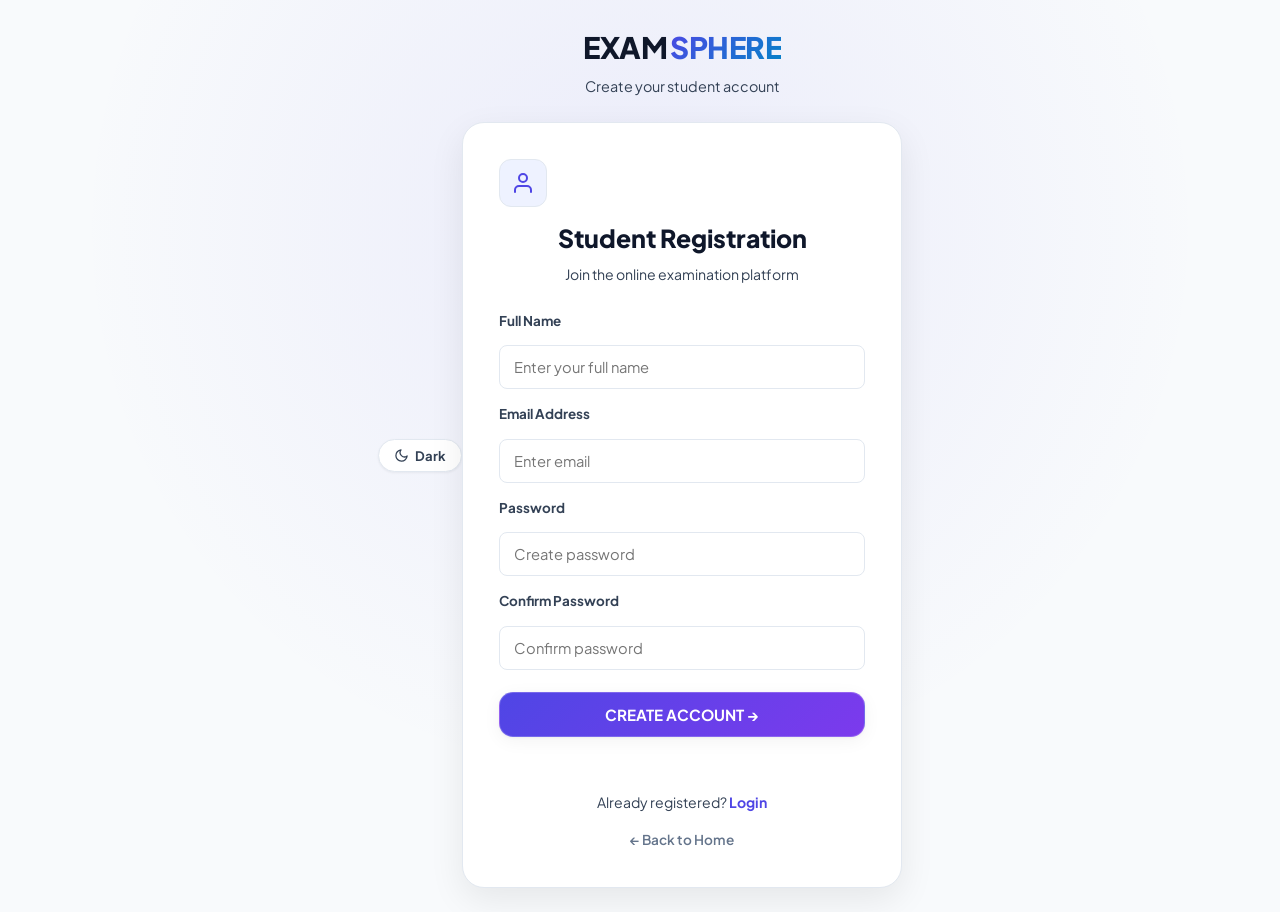
<file: register.html>
<!DOCTYPE html>
<html lang="en">
<head>
<meta charset="UTF-8">
<meta name="viewport" content="width=device-width,initial-scale=1.0">
<title>Register | ExamSphere</title>
<link rel="stylesheet" href="css/style.css">
</head>

<body class="auth-body">

<div class="auth-top-bar">
    <button class="theme-toggle-btn" onclick="toggleTheme()" id="themeToggleBtn">
        <svg width="15" height="15" viewBox="0 0 24 24" fill="none" stroke="currentColor" stroke-width="2" stroke-linecap="round" stroke-linejoin="round">
            <path d="M21 12.79A9 9 0 1 1 11.21 3 7 7 0 0 0 21 12.79z"></path>
        </svg>
        <span>Theme</span>
    </button>
</div>

<div class="auth-container">

    <div class="auth-brand">
        <div class="logo">EXAM<span>SPHERE</span></div>
        <p>Create your student account</p>
    </div>

    <div class="auth-box">

        <div class="auth-icon-badge">
            <svg width="24" height="24" viewBox="0 0 24 24" fill="none" stroke="currentColor" stroke-width="2" stroke-linecap="round" stroke-linejoin="round">
                <path d="M20 21v-2a4 4 0 0 0-4-4H8a4 4 0 0 0-4 4v2"></path>
                <circle cx="12" cy="7" r="4"></circle>
            </svg>
        </div>

        <h1>Student Registration</h1>
        <p class="auth-sub">Join the online examination platform</p>

        <form onsubmit="registerUser(event)">

            <label>Full Name</label>
            <input id="regName" placeholder="Enter your full name" required>

            <label>Email Address</label>
            <input id="regEmail" type="email" placeholder="Enter email" required>

            <label>Password</label>
            <input id="regPassword" type="password" placeholder="Create password" required>

            <label>Confirm Password</label>
            <input id="regConfirm" type="password" placeholder="Confirm password" required>

            <button class="auth-btn">
                CREATE ACCOUNT →
            </button>

        </form>

        <p id="registerMsg" class="login-msg"></p>

        <p class="register-text">
            Already registered?
            <a href="login.html?role=student">Login</a>
        </p>

        <a href="index.html" class="back-home">← Back to Home</a>

    </div>

</div>

<script src="js/api.js"></script>
<script src="js/app.js"></script>

</body>
</html>
</file>
<file: css/style.css>
/* ==========================================================================
   ExamSphere Pro — Modern Clean White/Light Theme & Theme Switcher
   ========================================================================== */

@import url('https://fonts.googleapis.com/css2?family=Plus+Jakarta+Sans:wght@300;400;500;600;700;800;900&display=swap');

/* --- DEFAULT THEME: WHITE / LIGHT THEME --- */
:root {
    --bg-page: #f8fafc;
    --bg-card: #ffffff;
    --bg-card-hover: #f1f5f9;
    --bg-surface: #f1f5f9;
    --bg-input: #ffffff;
    --border-color: #e2e8f0;
    --border-hover: #cbd5e1;
    --border-focus: #4f46e5;

    --primary: #4f46e5;
    --primary-hover: #4338ca;
    --primary-light: #6366f1;
    --primary-bg: #eef2ff;
    --primary-glow: rgba(79, 70, 229, 0.22);

    --purple: #7c3aed;
    --purple-bg: #f5f3ff;
    --cyan: #0284c7;
    --cyan-bg: #f0f9ff;
    --green: #059669;
    --green-bg: #ecfdf5;
    --amber: #d97706;
    --amber-bg: #fffbeb;
    --red: #dc2626;
    --red-bg: #fef2f2;

    --text-main: #0f172a;
    --text-muted: #334155;
    --text-dim: #64748b;

    --radius-sm: 8px;
    --radius-md: 14px;
    --radius-lg: 22px;
    --radius-full: 9999px;

    --shadow-sm: 0 1px 3px rgba(0, 0, 0, 0.04), 0 1px 2px rgba(0, 0, 0, 0.02);
    --shadow-md: 0 4px 18px rgba(0, 0, 0, 0.05), 0 1px 3px rgba(0, 0, 0, 0.04);
    --shadow-lg: 0 12px 35px rgba(0, 0, 0, 0.08);

    --transition: all 0.22s cubic-bezier(0.16, 1, 0.3, 1);
}

/* --- OPTIONAL DARK THEME (Activated via .dark-theme) --- */
body.dark-theme {
    --bg-page: #080c14;
    --bg-card: #0f172a;
    --bg-card-hover: #162035;
    --bg-surface: #1e293b;
    --bg-input: #162035;
    --border-color: rgba(255, 255, 255, 0.08);
    --border-hover: rgba(255, 255, 255, 0.16);
    --border-focus: #6366f1;

    --primary: #6366f1;
    --primary-hover: #4f46e5;
    --primary-light: #818cf8;
    --primary-bg: rgba(99, 102, 241, 0.15);
    --primary-glow: rgba(99, 102, 241, 0.35);

    --purple: #8b5cf6;
    --purple-bg: rgba(139, 92, 246, 0.15);
    --cyan: #06b6d4;
    --cyan-bg: rgba(6, 182, 212, 0.15);
    --green: #10b981;
    --green-bg: rgba(16, 185, 129, 0.15);
    --amber: #f59e0b;
    --amber-bg: rgba(245, 158, 11, 0.15);
    --red: #ef4444;
    --red-bg: rgba(239, 68, 68, 0.15);

    --text-main: #f8fafc;
    --text-muted: #94a3b8;
    --text-dim: #64748b;

    --shadow-sm: 0 1px 3px rgba(0, 0, 0, 0.3);
    --shadow-md: 0 4px 20px rgba(0, 0, 0, 0.4);
    --shadow-lg: 0 15px 40px rgba(0, 0, 0, 0.6);
}

/* ==========================================================================
   Reset & Core
   ========================================================================== */

* {
    margin: 0;
    padding: 0;
    box-sizing: border-box;
    font-family: 'Plus Jakarta Sans', -apple-system, BlinkMacSystemFont, 'Segoe UI', Roboto, sans-serif;
}

body {
    background-color: var(--bg-page);
    color: var(--text-main);
    line-height: 1.6;
    min-height: 100vh;
    overflow-x: hidden;
    transition: background-color 0.25s ease, color 0.25s ease;
}

a {
    color: inherit;
    text-decoration: none;
    transition: var(--transition);
}

button, input, select {
    font-family: inherit;
    outline: none;
    border: none;
}

/* ==========================================================================
   Brand & Shared Elements
   ========================================================================== */

.logo {
    font-size: 1.55rem;
    font-weight: 900;
    letter-spacing: -0.5px;
    color: var(--text-main);
    display: flex;
    align-items: center;
    gap: 3px;
}

.logo span {
    background: linear-gradient(135deg, #4f46e5, #0284c7);
    -webkit-background-clip: text;
    -webkit-text-fill-color: transparent;
}

/* Theme Switcher Button */
.theme-toggle-btn {
    display: inline-flex;
    align-items: center;
    gap: 6px;
    padding: 7px 15px;
    background: var(--bg-card);
    border: 1px solid var(--border-color);
    border-radius: var(--radius-full);
    color: var(--text-muted);
    font-size: 0.82rem;
    font-weight: 700;
    cursor: pointer;
    box-shadow: var(--shadow-sm);
    transition: var(--transition);
}

.theme-toggle-btn:hover {
    background: var(--bg-surface);
    color: var(--text-main);
    border-color: var(--border-hover);
    transform: translateY(-1px);
}

.gradient-btn, .btn.primary, .auth-btn {
    display: inline-flex;
    align-items: center;
    justify-content: center;
    gap: 8px;
    padding: 12px 26px;
    background: linear-gradient(135deg, #4f46e5 0%, #7c3aed 100%);
    color: #ffffff;
    font-weight: 700;
    font-size: 0.95rem;
    border-radius: var(--radius-md);
    cursor: pointer;
    box-shadow: var(--shadow-md);
    transition: var(--transition);
    border: 1px solid rgba(255, 255, 255, 0.2);
}

.gradient-btn:hover, .btn.primary:hover, .auth-btn:hover {
    transform: translateY(-2px);
    box-shadow: 0 8px 25px var(--primary-glow);
    filter: brightness(1.06);
}

.btn.secondary {
    display: inline-flex;
    align-items: center;
    justify-content: center;
    gap: 8px;
    padding: 12px 24px;
    background: var(--bg-card);
    color: var(--text-main);
    border: 1px solid var(--border-color);
    font-weight: 700;
    font-size: 0.95rem;
    border-radius: var(--radius-md);
    cursor: pointer;
    box-shadow: var(--shadow-sm);
    transition: var(--transition);
}

.btn.secondary:hover {
    background: var(--bg-surface);
    border-color: var(--border-hover);
    transform: translateY(-2px);
}

.nav-btn {
    padding: 8px 20px;
    background: var(--primary-bg);
    color: var(--primary);
    border: 1px solid rgba(79, 70, 229, 0.25);
    border-radius: var(--radius-full);
    font-weight: 700;
    font-size: 0.9rem;
    cursor: pointer;
    transition: var(--transition);
}

.nav-btn:hover {
    background: var(--primary);
    color: #ffffff;
    box-shadow: 0 4px 15px var(--primary-glow);
}

.nav-btn.small {
    padding: 6px 14px;
    font-size: 0.8rem;
}

.btn-sm-danger {
    padding: 6px 14px;
    background: var(--red-bg);
    color: var(--red);
    border: 1px solid rgba(220, 38, 38, 0.25);
    border-radius: var(--radius-full);
    font-size: 0.8rem;
    font-weight: 700;
    cursor: pointer;
    transition: var(--transition);
}

.btn-sm-danger:hover {
    background: var(--red);
    color: #ffffff;
}

.full-width { width: 100%; }
.text-center { text-align: center; }
.text-muted { color: var(--text-muted); }
.text-green { color: var(--green) !important; }
.text-red { color: var(--red) !important; }
.text-purple { color: var(--purple) !important; }

/* ==========================================================================
   Landing Page (index.html)
   ========================================================================== */

.navbar {
    display: flex;
    align-items: center;
    justify-content: space-between;
    padding: 18px 8%;
    background: var(--bg-card);
    backdrop-filter: blur(14px);
    position: sticky;
    top: 0;
    z-index: 100;
    border-bottom: 1px solid var(--border-color);
    box-shadow: var(--shadow-sm);
}

.nav-links {
    display: flex;
    align-items: center;
    gap: 22px;
}

.nav-links a:not(.nav-btn) {
    color: var(--text-muted);
    font-size: 0.95rem;
    font-weight: 600;
}

.nav-links a:not(.nav-btn):hover {
    color: var(--primary);
}

.hero {
    display: grid;
    grid-template-columns: 1.15fr 0.85fr;
    gap: 40px;
    padding: 80px 8% 100px;
    align-items: center;
    min-height: calc(100vh - 80px);
    background: radial-gradient(circle at 10% 20%, rgba(79, 70, 229, 0.08) 0%, transparent 50%),
                radial-gradient(circle at 90% 80%, rgba(2, 132, 199, 0.08) 0%, transparent 40%);
}

.badge {
    display: inline-flex;
    align-items: center;
    padding: 6px 14px;
    background: var(--primary-bg);
    border: 1px solid rgba(79, 70, 229, 0.2);
    color: var(--primary);
    font-size: 0.82rem;
    font-weight: 800;
    border-radius: var(--radius-full);
    margin-bottom: 20px;
}

.hero h1 {
    font-size: 3.4rem;
    line-height: 1.15;
    font-weight: 900;
    margin-bottom: 20px;
    letter-spacing: -1px;
    color: var(--text-main);
}

.hero h1 span {
    display: block;
    background: linear-gradient(135deg, #4f46e5, #0284c7);
    -webkit-background-clip: text;
    -webkit-text-fill-color: transparent;
}

.hero p {
    font-size: 1.12rem;
    color: var(--text-muted);
    margin-bottom: 34px;
    max-width: 560px;
}

.hero-buttons {
    display: flex;
    gap: 16px;
    margin-bottom: 40px;
}

.trust {
    display: flex;
    flex-wrap: wrap;
    gap: 22px;
    color: var(--text-dim);
    font-size: 0.9rem;
    font-weight: 700;
}

.hero-dashboard {
    display: flex;
    justify-content: center;
    align-items: center;
}

.exam-laptop-image {
    width: 100%;
    max-width: 580px;
    border-radius: var(--radius-lg);
    box-shadow: var(--shadow-lg);
    border: 1px solid var(--border-color);
    transition: var(--transition);
}

.exam-laptop-image:hover {
    transform: translateY(-4px);
    box-shadow: 0 20px 45px rgba(0, 0, 0, 0.12);
}

.features {
    padding: 100px 8%;
    background: var(--bg-surface);
}

.section-title {
    text-align: center;
    margin-bottom: 60px;
}

.section-title span {
    color: var(--primary);
    font-size: 0.85rem;
    font-weight: 800;
    letter-spacing: 1px;
}

.section-title h2 {
    font-size: 2.5rem;
    font-weight: 900;
    margin-top: 8px;
    letter-spacing: -0.5px;
}

.section-title h2 b {
    color: var(--primary);
}

.section-title p {
    color: var(--text-muted);
    margin-top: 8px;
}

.feature-grid {
    display: grid;
    grid-template-columns: repeat(auto-fit, minmax(280px, 1fr));
    gap: 24px;
}

.feature-card {
    background: var(--bg-card);
    border: 1px solid var(--border-color);
    padding: 32px;
    border-radius: var(--radius-md);
    box-shadow: var(--shadow-sm);
    transition: var(--transition);
}

.feature-card:hover {
    transform: translateY(-4px);
    border-color: var(--border-hover);
    box-shadow: var(--shadow-md);
}

.feature-card > div:first-child {
    font-size: 2rem;
    margin-bottom: 16px;
    width: 50px;
    height: 50px;
    display: flex;
    align-items: center;
    justify-content: center;
    border-radius: var(--radius-sm);
    background: var(--bg-surface);
}

.feature-card h3 {
    font-size: 1.25rem;
    margin-bottom: 10px;
    font-weight: 800;
}

.feature-card p {
    color: var(--text-muted);
    font-size: 0.92rem;
}

.about {
    padding: 80px 8%;
}

.about-box {
    background: var(--bg-card);
    border: 1px solid var(--border-color);
    border-radius: var(--radius-lg);
    padding: 60px;
    display: grid;
    grid-template-columns: 1.2fr 0.8fr;
    gap: 40px;
    align-items: center;
    box-shadow: var(--shadow-md);
}

.mini-title {
    color: var(--primary);
    font-size: 0.82rem;
    font-weight: 800;
    letter-spacing: 1px;
}

.about-box h2 {
    font-size: 2.2rem;
    font-weight: 900;
    margin: 10px 0 20px;
}

.about-box h2 span {
    color: var(--cyan);
}

.about-box p {
    color: var(--text-muted);
    margin-bottom: 14px;
}

.about-stats {
    display: grid;
    grid-template-columns: repeat(2, 1fr);
    gap: 20px;
}

.about-stats div {
    background: var(--bg-surface);
    border: 1px solid var(--border-color);
    border-radius: var(--radius-md);
    padding: 24px;
    text-align: center;
}

.about-stats b {
    display: block;
    font-size: 2.3rem;
    font-weight: 900;
    color: var(--primary);
    margin-bottom: 6px;
}

.about-stats span {
    color: var(--text-dim);
    font-size: 0.85rem;
    font-weight: 700;
}

footer {
    padding: 36px 8%;
    border-top: 1px solid var(--border-color);
    display: flex;
    justify-content: space-between;
    align-items: center;
    background: var(--bg-card);
}

footer p {
    color: var(--text-dim);
    font-size: 0.85rem;
}

/* ==========================================================================
   Auth Views (login.html, register.html)
   ========================================================================== */

.auth-body {
    display: flex;
    align-items: center;
    justify-content: center;
    min-height: 100vh;
    padding: 24px;
    background: radial-gradient(circle at 50% 25%, rgba(79, 70, 229, 0.08) 0%, transparent 60%),
                var(--bg-page);
    position: relative;
}

.auth-top-controls {
    position: absolute;
    top: 24px;
    right: 24px;
}

.auth-container {
    width: 100%;
    max-width: 440px;
}

.auth-brand {
    text-align: center;
    margin-bottom: 24px;
}

.auth-brand .logo {
    justify-content: center;
    font-size: 1.85rem;
}

.auth-brand p {
    color: var(--text-muted);
    font-size: 0.9rem;
    margin-top: 4px;
}

.auth-box {
    background: var(--bg-card);
    border: 1px solid var(--border-color);
    border-radius: var(--radius-lg);
    padding: 36px;
    box-shadow: var(--shadow-lg);
}

.role-tabs {
    display: grid;
    grid-template-columns: 1fr 1fr;
    background: var(--bg-surface);
    border-radius: var(--radius-sm);
    padding: 4px;
    margin-bottom: 24px;
    border: 1px solid var(--border-color);
}

.role-tabs button {
    background: transparent;
    color: var(--text-muted);
    padding: 10px;
    font-size: 0.9rem;
    font-weight: 700;
    border-radius: 6px;
    cursor: pointer;
    transition: var(--transition);
}

.role-tabs button.active {
    background: var(--bg-card);
    color: var(--primary);
    box-shadow: var(--shadow-sm);
}

.login-icon {
    font-size: 2.2rem;
    text-align: center;
    margin-bottom: 12px;
}

.auth-box h1 {
    font-size: 1.55rem;
    font-weight: 900;
    text-align: center;
    margin-bottom: 4px;
}

.auth-sub {
    text-align: center;
    color: var(--text-muted);
    font-size: 0.88rem;
    margin-bottom: 24px;
}

form {
    display: flex;
    flex-direction: column;
    gap: 14px;
}

form label {
    font-size: 0.84rem;
    font-weight: 700;
    color: var(--text-muted);
}

form input, form select {
    width: 100%;
    padding: 12px 14px;
    background: var(--bg-input);
    border: 1px solid var(--border-color);
    border-radius: var(--radius-sm);
    color: var(--text-main);
    font-size: 0.92rem;
    transition: var(--transition);
}

form input:focus, form select:focus {
    border-color: var(--border-focus);
    box-shadow: 0 0 0 3px rgba(79, 70, 229, 0.15);
}

.password-box {
    position: relative;
    display: flex;
    align-items: center;
}

.password-box input {
    padding-right: 42px;
}

.password-box button {
    position: absolute;
    right: 12px;
    background: transparent;
    cursor: pointer;
    font-size: 1.1rem;
    color: var(--text-dim);
    transition: var(--transition);
}

.password-box button:hover {
    color: var(--text-main);
}

.auth-btn {
    margin-top: 8px;
    width: 100%;
}

.login-msg {
    text-align: center;
    font-size: 0.88rem;
    font-weight: 700;
    margin-top: 14px;
    min-height: 20px;
}

.register-text {
    text-align: center;
    font-size: 0.88rem;
    color: var(--text-muted);
    margin-top: 20px;
}

.register-text a {
    color: var(--primary);
    font-weight: 700;
}

.register-text a:hover {
    text-decoration: underline;
}

.back-home {
    display: block;
    text-align: center;
    font-size: 0.85rem;
    color: var(--text-dim);
    margin-top: 16px;
    font-weight: 600;
}

.back-home:hover {
    color: var(--text-main);
}

/* ==========================================================================
   Dashboard Shell (admin.html, student.html)
   ========================================================================== */

.dashboard-body {
    background: var(--bg-page);
}

.dashboard-wrapper {
    display: grid;
    grid-template-columns: 260px 1fr;
    min-height: 100vh;
}

.sidebar {
    background: var(--bg-card);
    border-right: 1px solid var(--border-color);
    display: flex;
    flex-direction: column;
    padding: 24px 18px;
    position: sticky;
    top: 0;
    height: 100vh;
    box-shadow: var(--shadow-sm);
}

.sidebar-brand {
    margin-bottom: 28px;
}

.role-badge {
    display: inline-block;
    padding: 3px 8px;
    background: var(--primary-bg);
    color: var(--primary);
    font-size: 0.72rem;
    font-weight: 800;
    letter-spacing: 0.5px;
    border-radius: 4px;
    margin-top: 6px;
}

.role-badge.student-badge {
    background: var(--cyan-bg);
    color: var(--cyan);
}

.sidebar nav {
    display: flex;
    flex-direction: column;
    gap: 6px;
    flex: 1;
}

.sidebar nav button {
    display: flex;
    align-items: center;
    gap: 12px;
    padding: 12px 14px;
    background: transparent;
    color: var(--text-muted);
    font-size: 0.92rem;
    font-weight: 700;
    border-radius: var(--radius-sm);
    cursor: pointer;
    text-align: left;
    transition: var(--transition);
}

.sidebar nav button:hover {
    background: var(--bg-surface);
    color: var(--text-main);
}

.sidebar nav button.active {
    background: var(--primary-bg);
    color: var(--primary);
    border-left: 3px solid var(--primary);
}

.sidebar-footer {
    padding-top: 16px;
    border-top: 1px solid var(--border-color);
}

.logout-btn {
    width: 100%;
    padding: 10px 14px;
    background: var(--red-bg);
    color: var(--red);
    border: 1px solid rgba(220, 38, 38, 0.2);
    border-radius: var(--radius-sm);
    font-size: 0.88rem;
    font-weight: 700;
    cursor: pointer;
    text-align: left;
    transition: var(--transition);
}

.logout-btn:hover {
    background: var(--red);
    color: #ffffff;
}

.dashboard-content {
    display: flex;
    flex-direction: column;
    min-width: 0;
}

.topbar {
    display: flex;
    justify-content: space-between;
    align-items: center;
    padding: 18px 36px;
    background: var(--bg-card);
    backdrop-filter: blur(14px);
    border-bottom: 1px solid var(--border-color);
    position: sticky;
    top: 0;
    z-index: 50;
    box-shadow: var(--shadow-sm);
}

.topbar h2 {
    font-size: 1.45rem;
    font-weight: 900;
}

.topbar-right {
    display: flex;
    align-items: center;
    gap: 14px;
}

.user-greeting {
    font-size: 0.88rem;
    color: var(--text-muted);
    font-weight: 600;
}

.dashboard-main {
    padding: 36px;
    flex: 1;
}

.dashboard-section {
    display: none;
}

.dashboard-section.active {
    display: block;
    animation: fadeIn 0.25s ease;
}

@keyframes fadeIn {
    from { opacity: 0; transform: translateY(6px); }
    to { opacity: 1; transform: translateY(0); }
}

.section-heading {
    display: flex;
    justify-content: space-between;
    align-items: flex-end;
    margin-bottom: 28px;
    gap: 16px;
}

.section-heading span {
    font-size: 0.75rem;
    font-weight: 800;
    color: var(--primary);
    letter-spacing: 0.5px;
}

.section-heading h1 {
    font-size: 1.85rem;
    font-weight: 900;
    margin-top: 2px;
}

.dashboard-cards {
    display: grid;
    grid-template-columns: repeat(auto-fit, minmax(220px, 1fr));
    gap: 20px;
    margin-bottom: 32px;
}

.dash-card {
    background: var(--bg-card);
    border: 1px solid var(--border-color);
    border-radius: var(--radius-md);
    padding: 24px;
    display: flex;
    flex-direction: column;
    gap: 6px;
    position: relative;
    box-shadow: var(--shadow-sm);
}

.dash-card span {
    font-size: 1.8rem;
}

.dash-card small {
    color: var(--text-muted);
    font-size: 0.8rem;
    font-weight: 700;
    text-transform: uppercase;
}

.dash-card b {
    font-size: 2.1rem;
    font-weight: 900;
    color: var(--text-main);
}

.dash-card.blue { border-bottom: 3px solid #2563eb; }
.dash-card.purple { border-bottom: 3px solid #7c3aed; }
.dash-card.cyan { border-bottom: 3px solid #0284c7; }
.dash-card.green { border-bottom: 3px solid #059669; }
.dash-card.pink { border-bottom: 3px solid #db2777; }

.dashboard-grid {
    display: grid;
    grid-template-columns: 2fr 1fr;
    gap: 24px;
}

.panel {
    background: var(--bg-card);
    border: 1px solid var(--border-color);
    border-radius: var(--radius-md);
    padding: 24px;
    box-shadow: var(--shadow-sm);
}

.panel-head {
    display: flex;
    justify-content: space-between;
    align-items: center;
    margin-bottom: 20px;
}

.panel-head span {
    font-size: 0.75rem;
    font-weight: 800;
    color: var(--primary);
}

.panel-head h3 {
    font-size: 1.15rem;
    font-weight: 800;
}

.panel-head button {
    background: transparent;
    color: var(--primary);
    font-weight: 700;
    font-size: 0.85rem;
    cursor: pointer;
}

.table-wrap {
    overflow-x: auto;
}

table {
    width: 100%;
    border-collapse: collapse;
    font-size: 0.9rem;
}

th {
    text-align: left;
    padding: 12px 16px;
    color: var(--text-dim);
    font-size: 0.78rem;
    font-weight: 800;
    text-transform: uppercase;
    border-bottom: 1px solid var(--border-color);
    background: var(--bg-surface);
}

td {
    padding: 14px 16px;
    border-bottom: 1px solid var(--border-color);
    color: var(--text-muted);
}

tr:hover td {
    background: var(--bg-surface);
    color: var(--text-main);
}

.status {
    display: inline-block;
    padding: 4px 10px;
    border-radius: var(--radius-full);
    font-size: 0.75rem;
    font-weight: 800;
}

.status.completed {
    background: var(--green-bg);
    color: var(--green);
}

.status.upcoming {
    background: var(--primary-bg);
    color: var(--primary);
}

.status.failed {
    background: var(--red-bg);
    color: var(--red);
}

.circle-chart {
    height: 180px;
    display: flex;
    align-items: center;
    justify-content: center;
    background: radial-gradient(circle, var(--primary-bg) 0%, transparent 70%);
}

.circle-chart > div {
    text-align: center;
}

.circle-chart b {
    display: block;
    font-size: 2.8rem;
    font-weight: 900;
    color: var(--primary);
}

.circle-chart small {
    color: var(--text-muted);
    font-size: 0.85rem;
    font-weight: 700;
}

/* Toolbars & Search */
.exam-filter-toolbar {
    display: flex;
    flex-wrap: wrap;
    gap: 16px;
    align-items: center;
    justify-content: space-between;
    margin-bottom: 24px;
}

.qms-action-buttons {
    display: flex;
    gap: 10px;
}

.search-input-box {
    display: flex;
    align-items: center;
    background: var(--bg-card);
    border: 1px solid var(--border-color);
    border-radius: var(--radius-sm);
    padding: 8px 14px;
    gap: 10px;
    min-width: 300px;
    box-shadow: var(--shadow-sm);
}

.search-input-box input {
    background: transparent;
    color: var(--text-main);
    font-size: 0.9rem;
    width: 100%;
}

.category-pills {
    display: flex;
    flex-wrap: wrap;
    gap: 8px;
}

.cat-pill {
    padding: 8px 16px;
    background: var(--bg-card);
    border: 1px solid var(--border-color);
    border-radius: var(--radius-full);
    color: var(--text-muted);
    font-size: 0.82rem;
    font-weight: 700;
    cursor: pointer;
    box-shadow: var(--shadow-sm);
    transition: var(--transition);
}

.cat-pill:hover {
    color: var(--text-main);
    border-color: var(--border-hover);
}

.cat-pill.active {
    background: var(--primary);
    color: #ffffff;
    border-color: var(--primary);
    box-shadow: 0 2px 10px var(--primary-glow);
}

.select-filter {
    padding: 10px 14px;
    background: var(--bg-card);
    border: 1px solid var(--border-color);
    border-radius: var(--radius-sm);
    color: var(--text-main);
    font-size: 0.9rem;
    font-weight: 600;
}

/* Grids & Cards */
.question-grid, .subject-grid, .exam-admin-grid, .exam-grid {
    display: grid;
    grid-template-columns: repeat(auto-fill, minmax(320px, 1fr));
    gap: 22px;
}

.subject-card {
    background: var(--bg-card);
    border: 1px solid var(--border-color);
    padding: 24px;
    border-radius: var(--radius-md);
    display: flex;
    flex-direction: column;
    gap: 6px;
    box-shadow: var(--shadow-sm);
}

.subject-card .sub-icon {
    font-size: 1.8rem;
    margin-bottom: 4px;
}

.subject-card b {
    font-size: 1.2rem;
    color: var(--text-main);
}

.subject-card small {
    color: var(--text-dim);
    font-size: 0.8rem;
    font-weight: 600;
}

.question-card {
    background: var(--bg-card);
    border: 1px solid var(--border-color);
    border-radius: var(--radius-md);
    padding: 24px;
    display: flex;
    flex-direction: column;
    gap: 12px;
    box-shadow: var(--shadow-sm);
}

.q-card-top {
    display: flex;
    justify-content: space-between;
    align-items: center;
    gap: 8px;
}

.subject-badge {
    padding: 4px 10px;
    background: var(--primary-bg);
    color: var(--primary);
    border-radius: var(--radius-full);
    font-size: 0.75rem;
    font-weight: 800;
}

.marks-badge {
    color: var(--text-dim);
    font-size: 0.8rem;
    font-weight: 700;
}

.diff-badge {
    padding: 3px 9px;
    border-radius: var(--radius-full);
    font-size: 0.72rem;
    font-weight: 800;
    text-transform: uppercase;
}

.diff-badge.easy, .diff-badge.beginner {
    background: var(--green-bg);
    color: var(--green);
}

.diff-badge.medium, .diff-badge.intermediate {
    background: var(--cyan-bg);
    color: var(--cyan);
}

.diff-badge.hard, .diff-badge.advanced {
    background: var(--amber-bg);
    color: var(--amber);
}

.options-preview {
    display: grid;
    grid-template-columns: 1fr 1fr;
    gap: 6px;
    font-size: 0.85rem;
    color: var(--text-muted);
}

.correct-answer-banner {
    padding: 6px 12px;
    background: var(--green-bg);
    border-left: 3px solid var(--green);
    color: var(--green);
    font-size: 0.85rem;
    font-weight: 700;
}

.q-expl-preview {
    font-size: 0.82rem;
    color: var(--text-dim);
}

.q-actions {
    display: flex;
    gap: 8px;
    margin-top: 6px;
}

.btn-sm-edit {
    padding: 6px 14px;
    background: var(--primary-bg);
    color: var(--primary);
    border: 1px solid rgba(79, 70, 229, 0.25);
    border-radius: var(--radius-full);
    font-size: 0.8rem;
    font-weight: 700;
    cursor: pointer;
    transition: var(--transition);
}

.btn-sm-edit:hover {
    background: var(--primary);
    color: #ffffff;
}

.admin-exam-card, .student-exam-card {
    background: var(--bg-card);
    border: 1px solid var(--border-color);
    border-radius: var(--radius-md);
    padding: 24px;
    display: flex;
    flex-direction: column;
    gap: 14px;
    box-shadow: var(--shadow-sm);
    transition: var(--transition);
}

.admin-exam-card:hover, .student-exam-card:hover {
    border-color: var(--border-focus);
    transform: translateY(-2px);
    box-shadow: var(--shadow-md);
}

.admin-exam-card h3, .student-exam-card h3 {
    font-size: 1.25rem;
    font-weight: 900;
}

.exam-card-header {
    display: flex;
    justify-content: space-between;
    align-items: center;
}

.exam-details-list {
    display: flex;
    flex-wrap: wrap;
    gap: 14px;
    font-size: 0.85rem;
    color: var(--text-muted);
}

.exam-details-list b {
    color: var(--text-main);
}

.exam-card-footer {
    display: flex;
    flex-direction: column;
    gap: 10px;
    margin-top: auto;
}

.pass-info {
    font-size: 0.78rem;
    color: var(--text-dim);
    font-weight: 700;
}

.analytics-card {
    background: var(--bg-card);
    border: 1px solid var(--border-color);
    border-radius: var(--radius-md);
    padding: 24px;
    display: flex;
    flex-direction: column;
    gap: 12px;
    box-shadow: var(--shadow-sm);
}

.analytics-card b {
    font-size: 2.6rem;
    font-weight: 900;
    color: var(--cyan);
}

.big-progress {
    height: 10px;
    background: var(--bg-surface);
    border-radius: var(--radius-full);
    overflow: hidden;
}

.big-progress i {
    display: block;
    height: 100%;
    background: linear-gradient(90deg, var(--primary), var(--cyan));
    border-radius: var(--radius-full);
    transition: width 0.8s ease;
}

/* ==========================================================================
   Modals
   ========================================================================== */

.modal {
    display: none;
    position: fixed;
    top: 0;
    left: 0;
    width: 100%;
    height: 100%;
    background: rgba(15, 23, 42, 0.6);
    backdrop-filter: blur(8px);
    z-index: 1000;
    align-items: center;
    justify-content: center;
    padding: 20px;
}

.modal.show {
    display: flex;
    animation: fadeIn 0.2s ease;
}

.modal-box {
    background: var(--bg-card);
    border: 1px solid var(--border-color);
    border-radius: var(--radius-lg);
    width: 100%;
    max-width: 520px;
    padding: 34px;
    position: relative;
    box-shadow: var(--shadow-lg);
}

.modal-box h2 {
    font-size: 1.45rem;
    font-weight: 900;
    margin-bottom: 20px;
}

.modal-box .close {
    position: absolute;
    top: 20px;
    right: 20px;
    background: transparent;
    color: var(--text-dim);
    font-size: 1.6rem;
    cursor: pointer;
    line-height: 1;
}

.modal-box .close:hover {
    color: var(--text-main);
}

.confirm-modal-box {
    max-width: 480px;
    text-align: center;
}

.modal-icon-badge {
    font-size: 2.5rem;
    margin-bottom: 10px;
}

.summary-stat-grid {
    display: grid;
    grid-template-columns: repeat(2, 1fr);
    gap: 12px;
    margin: 24px 0;
}

.summary-box {
    background: var(--bg-surface);
    border: 1px solid var(--border-color);
    border-radius: var(--radius-sm);
    padding: 16px;
}

.summary-box small {
    display: block;
    color: var(--text-dim);
    font-size: 0.78rem;
    font-weight: 700;
    margin-bottom: 4px;
}

.summary-box b {
    font-size: 1.8rem;
    font-weight: 900;
}

.summary-box.green b { color: var(--green); }
.summary-box.orange b { color: var(--amber); }
.summary-box.purple b { color: var(--purple); }

.confirm-modal-actions {
    display: flex;
    gap: 12px;
    justify-content: center;
}

/* ==========================================================================
   Exam Interface (exam.html)
   ========================================================================== */

.exam-body {
    background: var(--bg-page);
    min-height: 100vh;
    display: flex;
    flex-direction: column;
}

.exam-topbar {
    display: flex;
    justify-content: space-between;
    align-items: center;
    padding: 16px 36px;
    background: var(--bg-card);
    border-bottom: 1px solid var(--border-color);
    box-shadow: var(--shadow-sm);
}

.exam-header-center {
    display: flex;
    align-items: center;
    gap: 12px;
}

.subject-pill {
    padding: 4px 10px;
    background: var(--primary-bg);
    color: var(--primary);
    border-radius: var(--radius-full);
    font-size: 0.75rem;
    font-weight: 800;
}

.exam-header-title {
    font-size: 1.15rem;
    font-weight: 800;
}

.exam-topbar-controls {
    display: flex;
    align-items: center;
    gap: 12px;
}

.btn-fullscreen {
    padding: 6px 14px;
    background: var(--bg-surface);
    border: 1px solid var(--border-color);
    color: var(--text-muted);
    border-radius: var(--radius-full);
    font-size: 0.8rem;
    font-weight: 700;
    cursor: pointer;
    transition: var(--transition);
}

.btn-fullscreen:hover {
    color: var(--text-main);
}

.exam-timer {
    background: var(--primary-bg);
    border: 1px solid rgba(79, 70, 229, 0.25);
    padding: 8px 18px;
    border-radius: var(--radius-full);
    font-weight: 900;
    font-family: monospace;
    font-size: 1.2rem;
    color: var(--primary);
    letter-spacing: 1px;
}

.exam-timer.timer-warning {
    background: var(--amber-bg);
    border-color: var(--amber);
    color: var(--amber);
}

.exam-timer.timer-danger {
    background: var(--red-bg);
    border-color: var(--red);
    color: var(--red);
    animation: pulse 0.9s infinite;
}

@keyframes pulse {
    0%, 100% { transform: scale(1); }
    50% { transform: scale(1.05); }
}

.exam-layout {
    display: grid;
    grid-template-columns: 1fr 340px;
    flex: 1;
    min-height: calc(100vh - 72px);
}

.question-area {
    padding: 36px 40px;
    display: flex;
    flex-direction: column;
    border-right: 1px solid var(--border-color);
}

.question-header {
    display: flex;
    justify-content: space-between;
    align-items: center;
    margin-bottom: 20px;
}

.q-pos-badge {
    color: var(--primary);
    font-size: 0.82rem;
    font-weight: 800;
    letter-spacing: 0.5px;
}

.exam-title-sub {
    font-size: 1.55rem;
    font-weight: 900;
}

.badge-positive {
    padding: 4px 10px;
    background: var(--green-bg);
    color: var(--green);
    border-radius: var(--radius-full);
    font-size: 0.78rem;
    font-weight: 800;
}

.question-card {
    background: var(--bg-card);
    border: 1px solid var(--border-color);
    border-radius: var(--radius-lg);
    padding: 36px;
    flex: 1;
    display: flex;
    flex-direction: column;
    box-shadow: var(--shadow-sm);
}

.question-number {
    color: var(--primary);
    font-weight: 800;
    font-size: 0.85rem;
    margin-bottom: 12px;
}

.question-content h2 {
    font-size: 1.35rem;
    font-weight: 800;
    margin-bottom: 24px;
    line-height: 1.45;
}

.options {
    display: flex;
    flex-direction: column;
    gap: 12px;
}

.exam-option {
    display: flex;
    align-items: center;
    gap: 16px;
    padding: 14px 18px;
    background: var(--bg-surface);
    border: 1px solid var(--border-color);
    border-radius: var(--radius-md);
    cursor: pointer;
    transition: var(--transition);
}

.exam-option:hover {
    border-color: var(--border-hover);
    background: var(--bg-card-hover);
}

.exam-option input[type="radio"] {
    display: none;
}

.option-letter {
    width: 32px;
    height: 32px;
    border-radius: var(--radius-sm);
    background: var(--bg-card);
    border: 1px solid var(--border-color);
    color: var(--text-muted);
    display: flex;
    align-items: center;
    justify-content: center;
    font-weight: 800;
    font-size: 0.9rem;
    transition: var(--transition);
}

.option-text {
    font-size: 0.95rem;
    color: var(--text-main);
    flex: 1;
}

.exam-option.selected {
    background: var(--primary-bg);
    border-color: var(--primary);
}

.exam-option.selected .option-letter {
    background: var(--primary);
    color: #ffffff;
    border-color: var(--primary);
}

.question-tool-actions {
    display: flex;
    gap: 12px;
    margin-top: 16px;
}

.btn-tool {
    padding: 8px 16px;
    border-radius: var(--radius-sm);
    font-size: 0.84rem;
    font-weight: 700;
    cursor: pointer;
    background: var(--bg-card);
    border: 1px solid var(--border-color);
    color: var(--text-muted);
    box-shadow: var(--shadow-sm);
    transition: var(--transition);
}

.btn-tool:hover {
    background: var(--bg-surface);
    color: var(--text-main);
}

.btn-tool.flag-btn.active {
    background: var(--amber-bg);
    border-color: var(--amber);
    color: var(--amber);
}

.question-navigation {
    display: flex;
    justify-content: space-between;
    align-items: center;
    margin-top: 24px;
    gap: 16px;
}

.nav-question {
    padding: 10px 22px;
    background: var(--bg-card);
    border: 1px solid var(--border-color);
    color: var(--text-main);
    border-radius: var(--radius-sm);
    font-weight: 700;
    font-size: 0.9rem;
    cursor: pointer;
    box-shadow: var(--shadow-sm);
    transition: var(--transition);
}

.nav-question:hover:not(:disabled) {
    background: var(--bg-surface);
}

.nav-question:disabled {
    opacity: 0.4;
    cursor: not-allowed;
}

.nav-question.primary-nav {
    background: var(--primary);
    color: #ffffff;
    border-color: var(--primary);
}

.nav-question.primary-nav:hover {
    background: var(--primary-hover);
}

.q-numbers {
    display: flex;
    flex-wrap: wrap;
    gap: 8px;
    justify-content: center;
}

.q-number {
    width: 36px;
    height: 36px;
    border-radius: 8px;
    background: var(--bg-card);
    border: 1px solid var(--border-color);
    color: var(--text-muted);
    font-weight: 800;
    cursor: pointer;
    box-shadow: var(--shadow-sm);
    transition: var(--transition);
}

.q-number:hover {
    background: var(--primary);
    color: #ffffff;
    border-color: var(--primary);
}

.exam-sidebar {
    background: var(--bg-card);
    padding: 32px 24px;
    display: flex;
    flex-direction: column;
    gap: 24px;
    box-shadow: var(--shadow-sm);
}

.exam-summary {
    background: var(--bg-surface);
    border: 1px solid var(--border-color);
    border-radius: var(--radius-md);
    padding: 20px;
    text-align: center;
}

.exam-summary span {
    font-size: 0.75rem;
    font-weight: 800;
    color: var(--primary);
    letter-spacing: 0.5px;
}

.exam-progress-circle {
    margin: 14px auto;
    width: 80px;
    height: 80px;
    border-radius: 50%;
    border: 4px solid var(--primary);
    display: flex;
    align-items: center;
    justify-content: center;
    background: var(--bg-card);
}

.exam-progress-circle b {
    font-size: 1.3rem;
    font-weight: 900;
    color: var(--primary);
}

.palette h3 {
    font-size: 0.95rem;
    font-weight: 800;
    margin-bottom: 12px;
}

.palette-grid {
    display: grid;
    grid-template-columns: repeat(4, 1fr);
    gap: 8px;
    margin-bottom: 16px;
}

.palette-number {
    aspect-ratio: 1;
    border-radius: 8px;
    background: var(--bg-surface);
    border: 1px solid var(--border-color);
    color: var(--text-muted);
    font-weight: 800;
    cursor: pointer;
    transition: var(--transition);
}

.palette-number.answered {
    background: var(--green-bg);
    border-color: var(--green);
    color: var(--green);
}

.palette-number.current {
    border-color: var(--primary);
    box-shadow: 0 0 10px var(--primary-glow);
    background: var(--primary-bg);
    color: var(--primary);
}

.palette-number.flagged {
    background: var(--amber-bg);
    border-color: var(--amber);
    color: var(--amber);
}

.palette-number.answered-flagged {
    background: linear-gradient(135deg, var(--green-bg) 50%, var(--amber-bg) 50%);
    border-color: var(--amber);
    color: var(--text-main);
}

.legend-box {
    display: flex;
    flex-direction: column;
    gap: 6px;
    font-size: 0.8rem;
    color: var(--text-dim);
}

.legend-item {
    display: flex;
    align-items: center;
    gap: 8px;
    font-weight: 600;
}

.legend-dot {
    width: 10px;
    height: 10px;
    border-radius: 50%;
}

.legend-dot.answered { background: var(--green); }
.legend-dot.unattempted { background: #94a3b8; }
.legend-dot.current { background: var(--primary); }
.legend-dot.flagged { background: var(--amber); }
.legend-dot.answered-flagged { background: linear-gradient(135deg, var(--green), var(--amber)); }

.submit-exam {
    margin-top: auto;
    padding: 14px;
    background: linear-gradient(135deg, #059669 0%, #10b981 100%);
    color: #ffffff;
    font-weight: 800;
    font-size: 0.95rem;
    border-radius: var(--radius-md);
    cursor: pointer;
    box-shadow: 0 4px 15px rgba(16, 185, 129, 0.3);
    transition: var(--transition);
}

.submit-exam:hover {
    transform: translateY(-2px);
    box-shadow: 0 6px 20px rgba(16, 185, 129, 0.45);
}

/* ==========================================================================
   Results & Solution Review (result.html)
   ========================================================================== */

.result-page-wrapper {
    min-height: 100vh;
    display: flex;
    flex-direction: column;
    background: var(--bg-page);
}

.result-container {
    max-width: 900px;
    margin: 40px auto;
    width: 90%;
    display: flex;
    flex-direction: column;
    gap: 40px;
}

.result-hero-card {
    background: var(--bg-card);
    border: 1px solid var(--border-color);
    border-radius: var(--radius-lg);
    padding: 40px;
    text-align: center;
    box-shadow: var(--shadow-md);
}

.result-icon-circle {
    width: 72px;
    height: 72px;
    background: var(--primary-bg);
    border: 1px solid rgba(79, 70, 229, 0.25);
    border-radius: 50%;
    display: flex;
    align-items: center;
    justify-content: center;
    font-size: 2.2rem;
    margin: 0 auto 16px;
}

.grade-pill-badge {
    display: inline-block;
    padding: 6px 16px;
    border-radius: var(--radius-full);
    font-size: 0.85rem;
    font-weight: 900;
    letter-spacing: 0.5px;
    margin-bottom: 12px;
}

.grade-aplus { background: var(--green-bg); color: var(--green); border: 1px solid var(--green); }
.grade-a { background: var(--cyan-bg); color: var(--cyan); border: 1px solid var(--cyan); }
.grade-b { background: var(--primary-bg); color: var(--primary); border: 1px solid var(--primary); }
.grade-c { background: var(--amber-bg); color: var(--amber); border: 1px solid var(--amber); }
.grade-f { background: var(--red-bg); color: var(--red); border: 1px solid var(--red); }

.result-hero-card h1 {
    font-size: 2rem;
    font-weight: 900;
    margin-bottom: 8px;
}

.result-submessage {
    color: var(--text-muted);
    font-size: 0.95rem;
    margin-bottom: 28px;
}

.score-display-wrapper {
    background: var(--bg-surface);
    border: 1px solid var(--border-color);
    border-radius: var(--radius-md);
    padding: 24px 32px;
    margin-bottom: 28px;
    display: flex;
    align-items: center;
    justify-content: space-between;
}

.score-big {
    font-size: 3.2rem;
    font-weight: 900;
    color: var(--text-main);
}

.score-total {
    font-size: 1.4rem;
    color: var(--text-dim);
    font-weight: 700;
}

.percentage-pill {
    padding: 10px 22px;
    background: var(--primary-bg);
    color: var(--primary);
    font-size: 1.4rem;
    font-weight: 900;
    border-radius: var(--radius-full);
    border: 1px solid rgba(79, 70, 229, 0.25);
}

.result-stats-row {
    display: grid;
    grid-template-columns: repeat(4, 1fr);
    gap: 14px;
    margin-bottom: 32px;
}

.res-stat-box {
    background: var(--bg-card);
    border: 1px solid var(--border-color);
    border-radius: var(--radius-sm);
    padding: 16px 10px;
    box-shadow: var(--shadow-sm);
}

.res-stat-box small {
    display: block;
    color: var(--text-dim);
    font-size: 0.76rem;
    font-weight: 800;
    text-transform: uppercase;
    margin-bottom: 4px;
}

.res-stat-box b {
    font-size: 1.5rem;
    font-weight: 900;
}

.result-hero-actions {
    display: flex;
    gap: 16px;
    justify-content: center;
}

/* Review Section */
.review-section {
    display: flex;
    flex-direction: column;
    gap: 20px;
}

.review-section-head {
    display: flex;
    justify-content: space-between;
    align-items: flex-end;
    margin-bottom: 8px;
}

.review-section-head span {
    font-size: 0.75rem;
    font-weight: 800;
    color: var(--primary);
}

.review-section-head h2 {
    font-size: 1.6rem;
    font-weight: 900;
}

.review-filter-pills {
    display: flex;
    gap: 8px;
}

.filter-pill {
    padding: 6px 14px;
    background: var(--bg-card);
    border: 1px solid var(--border-color);
    border-radius: var(--radius-full);
    color: var(--text-muted);
    font-size: 0.8rem;
    font-weight: 700;
    cursor: pointer;
    box-shadow: var(--shadow-sm);
    transition: var(--transition);
}

.filter-pill:hover {
    color: var(--text-main);
    border-color: var(--border-hover);
}

.filter-pill.active {
    background: var(--primary);
    color: #ffffff;
    border-color: var(--primary);
}

.review-list {
    display: flex;
    flex-direction: column;
    gap: 16px;
}

.review-q-card {
    background: var(--bg-card);
    border: 1px solid var(--border-color);
    border-radius: var(--radius-md);
    padding: 24px;
    display: flex;
    flex-direction: column;
    gap: 14px;
    box-shadow: var(--shadow-sm);
}

.review-q-card.border-correct { border-left: 4px solid var(--green); }
.review-q-card.border-wrong { border-left: 4px solid var(--red); }
.review-q-card.border-skipped { border-left: 4px solid var(--text-dim); }

.review-q-header {
    display: flex;
    justify-content: space-between;
    align-items: center;
}

.q-index-pill {
    color: var(--primary);
    font-weight: 800;
    font-size: 0.85rem;
}

.review-status-badge {
    padding: 4px 10px;
    border-radius: var(--radius-full);
    font-size: 0.75rem;
    font-weight: 800;
}

.review-status-badge.correct { background: var(--green-bg); color: var(--green); }
.review-status-badge.wrong { background: var(--red-bg); color: var(--red); }
.review-status-badge.skipped { background: var(--bg-surface); color: var(--text-dim); }

.review-q-text {
    font-size: 1.1rem;
    font-weight: 800;
}

.review-options-grid {
    display: flex;
    flex-direction: column;
    gap: 8px;
}

.review-opt {
    display: flex;
    align-items: center;
    gap: 12px;
    padding: 10px 14px;
    border-radius: var(--radius-sm);
    background: var(--bg-surface);
    border: 1px solid var(--border-color);
    font-size: 0.9rem;
}

.review-opt .opt-letter {
    width: 26px;
    height: 26px;
    border-radius: 4px;
    background: var(--bg-card);
    display: flex;
    align-items: center;
    justify-content: center;
    font-weight: 800;
    font-size: 0.8rem;
    border: 1px solid var(--border-color);
}

.review-opt.opt-correct {
    background: var(--green-bg);
    border-color: var(--green);
}

.review-opt.opt-correct .opt-letter {
    background: var(--green);
    color: #ffffff;
    border-color: var(--green);
}

.review-opt.opt-wrong {
    background: var(--red-bg);
    border-color: var(--red);
}

.review-opt.opt-wrong .opt-letter {
    background: var(--red);
    color: #ffffff;
    border-color: var(--red);
}

.review-opt.opt-correct-chosen {
    background: var(--green-bg);
    border-color: var(--green);
}

.review-opt.opt-correct-chosen .opt-letter {
    background: var(--green);
    color: #ffffff;
    border-color: var(--green);
}

.opt-tag {
    margin-left: auto;
    font-size: 0.75rem;
    font-weight: 800;
    padding: 2px 8px;
    border-radius: 4px;
}

.tag-correct { background: var(--green-bg); color: var(--green); }
.tag-wrong { background: var(--red-bg); color: var(--red); }

.explanation-box {
    background: var(--primary-bg);
    border-left: 3px solid var(--primary);
    padding: 12px 16px;
    border-radius: 4px;
    font-size: 0.88rem;
    color: var(--text-muted);
}

.explanation-box b {
    display: block;
    margin-bottom: 4px;
    color: var(--primary);
}

.review-bottom-actions {
    text-align: center;
    margin-top: 20px;
    display: flex;
    justify-content: center;
    gap: 12px;
    flex-wrap: wrap;
}

/* ==========================================================================
   Modern SaaS Polish & SVG Icon Integration
   ========================================================================== */

.svg-icon {
    display: inline-flex;
    align-self: center;
    stroke: currentColor;
    fill: none;
    vertical-align: -2px;
}

.auth-icon-badge {
    width: 48px;
    height: 48px;
    border-radius: 12px;
    background: var(--primary-bg);
    color: var(--primary);
    display: inline-flex;
    align-items: center;
    justify-content: center;
    margin: 0 auto 12px;
    border: 1px solid var(--border-color);
}

.input-with-icon {
    position: relative;
    display: flex;
    align-items: center;
}

.field-icon {
    position: absolute;
    left: 14px;
    color: var(--text-dim);
    pointer-events: none;
}

.input-with-icon input,
.password-box input {
    padding-left: 42px !important;
}

.password-box {
    position: relative;
    display: flex;
    align-items: center;
    width: 100%;
}

.password-toggle-btn {
    position: absolute;
    right: 12px;
    background: none;
    border: none;
    color: var(--text-dim);
    cursor: pointer;
    display: flex;
    align-items: center;
    justify-content: center;
    padding: 4px;
    border-radius: 6px;
    transition: var(--transition);
}

.password-toggle-btn:hover {
    color: var(--text-main);
    background: var(--bg-surface);
}

/* Discreet Admin Access on Login */
.discreet-admin-section {
    margin-top: 24px;
    padding-top: 16px;
    border-top: 1px dashed var(--border-color);
    text-align: center;
}

.btn-discreet-admin {
    background: transparent;
    border: 1px solid var(--border-color);
    color: var(--text-dim);
    font-size: 0.8rem;
    font-weight: 500;
    padding: 8px 16px;
    border-radius: var(--radius-full);
    cursor: pointer;
    display: inline-flex;
    align-items: center;
    gap: 8px;
    transition: var(--transition);
}

.btn-discreet-admin:hover {
    background: var(--bg-surface);
    color: var(--primary);
    border-color: var(--primary-light);
}

.btn-discreet-admin.active {
    background: var(--primary-bg);
    color: var(--primary);
    border-color: var(--primary);
}

/* ==========================================================================
   Code Practice IDE (LeetCode Style)
   ========================================================================== */

.code-ide-layout {
    display: grid;
    grid-template-columns: 420px 1fr;
    gap: 18px;
    margin-top: 18px;
    height: calc(100vh - 180px);
    min-height: 650px;
}

.ide-panel {
    background: var(--bg-card);
    border: 1px solid var(--border-color);
    border-radius: var(--radius-md);
    display: flex;
    flex-direction: column;
    overflow: hidden;
    box-shadow: var(--shadow-sm);
}

.ide-panel-header {
    padding: 12px 18px;
    border-bottom: 1px solid var(--border-color);
    display: flex;
    align-items: center;
    justify-content: space-between;
    background: var(--bg-surface);
}

.ide-panel-title {
    font-size: 0.92rem;
    font-weight: 700;
    color: var(--text-main);
    display: flex;
    align-items: center;
    gap: 8px;
}

.ide-problem-body {
    padding: 20px;
    overflow-y: auto;
    flex: 1;
}

.problem-header {
    margin-bottom: 16px;
}

.problem-badges {
    display: flex;
    gap: 8px;
    margin-top: 8px;
    flex-wrap: wrap;
}

.problem-badge {
    font-size: 0.75rem;
    font-weight: 700;
    padding: 3px 10px;
    border-radius: var(--radius-full);
    text-transform: uppercase;
    letter-spacing: 0.05em;
}

.badge-easy { background: var(--green-bg); color: var(--green); }
.badge-medium { background: var(--amber-bg); color: var(--amber); }
.badge-hard { background: var(--red-bg); color: var(--red); }
.badge-cat { background: var(--primary-bg); color: var(--primary); }

.problem-desc {
    font-size: 0.92rem;
    line-height: 1.6;
    color: var(--text-muted);
    margin-bottom: 18px;
}

.example-box {
    background: var(--bg-surface);
    border: 1px solid var(--border-color);
    border-radius: var(--radius-sm);
    padding: 12px 14px;
    margin-bottom: 12px;
    font-family: ui-monospace, SFMono-Regular, Menlo, Monaco, Consolas, monospace;
    font-size: 0.85rem;
    color: var(--text-main);
}

.example-box b {
    display: block;
    font-family: inherit;
    color: var(--primary);
    margin-bottom: 4px;
}

.constraints-box {
    margin-top: 16px;
    font-size: 0.85rem;
    color: var(--text-dim);
    line-height: 1.5;
}

.constraints-box ul {
    margin-left: 18px;
    margin-top: 6px;
}

/* Right Editor Pane */
.editor-controls {
    display: flex;
    align-items: center;
    gap: 10px;
}

.lang-select {
    padding: 6px 12px;
    border: 1px solid var(--border-color);
    border-radius: var(--radius-sm);
    background: var(--bg-input);
    color: var(--text-main);
    font-size: 0.82rem;
    font-weight: 600;
    cursor: pointer;
}

.code-editor-area {
    flex: 1;
    position: relative;
    background: #1e1e1e;
    color: #d4d4d4;
    display: flex;
    flex-direction: column;
    min-height: 320px;
}

.code-editor-wrapper {
    flex: 1;
    position: relative;
    display: flex;
}

.editor-line-numbers {
    width: 44px;
    padding: 14px 6px;
    text-align: right;
    color: #858585;
    background: #181818;
    user-select: none;
    font-family: 'Fira Code', Consolas, Monaco, monospace;
    font-size: 0.86rem;
    line-height: 1.5;
    border-right: 1px solid #2d2d2d;
}

.code-textarea {
    flex: 1;
    background: #1e1e1e;
    color: #9cdcfe;
    border: none;
    outline: none;
    resize: none;
    padding: 14px 16px;
    font-family: 'Fira Code', Consolas, Monaco, 'Courier New', monospace;
    font-size: 0.88rem;
    line-height: 1.5;
    white-space: pre;
    overflow-x: auto;
}

.editor-action-bar {
    padding: 10px 16px;
    background: var(--bg-surface);
    border-top: 1px solid var(--border-color);
    display: flex;
    align-items: center;
    justify-content: space-between;
}

.editor-action-right {
    display: flex;
    gap: 8px;
}

.btn-editor {
    padding: 7px 14px;
    font-size: 0.82rem;
    font-weight: 600;
    border-radius: var(--radius-sm);
    display: inline-flex;
    align-items: center;
    gap: 6px;
    cursor: pointer;
    transition: var(--transition);
}

.btn-editor-secondary {
    background: var(--bg-card);
    border: 1px solid var(--border-color);
    color: var(--text-main);
}
.btn-editor-secondary:hover {
    background: var(--bg-card-hover);
    border-color: var(--border-hover);
}

.btn-editor-primary {
    background: var(--green);
    border: 1px solid var(--green);
    color: #ffffff;
}
.btn-editor-primary:hover {
    filter: brightness(1.1);
}

/* Output & Test Results Drawer */
.test-console-drawer {
    background: var(--bg-page);
    border-top: 1px solid var(--border-color);
    max-height: 240px;
    display: flex;
    flex-direction: column;
}

.test-console-tabs {
    display: flex;
    background: var(--bg-surface);
    border-bottom: 1px solid var(--border-color);
    padding: 0 12px;
}

.console-tab {
    padding: 8px 14px;
    font-size: 0.8rem;
    font-weight: 600;
    color: var(--text-dim);
    background: transparent;
    border: none;
    border-bottom: 2px solid transparent;
    cursor: pointer;
}

.console-tab.active {
    color: var(--primary);
    border-bottom-color: var(--primary);
}

.console-tab-content {
    padding: 14px 18px;
    overflow-y: auto;
    font-size: 0.85rem;
}

.test-status-pill {
    display: inline-flex;
    align-items: center;
    gap: 6px;
    font-size: 0.85rem;
    font-weight: 800;
    padding: 4px 12px;
    border-radius: var(--radius-full);
    margin-bottom: 10px;
}

.status-accepted { background: var(--green-bg); color: var(--green); }
.status-wrong { background: var(--red-bg); color: var(--red); }
.status-running { background: var(--cyan-bg); color: var(--cyan); }

.test-metric {
    display: flex;
    gap: 16px;
    margin-bottom: 12px;
    font-size: 0.82rem;
    color: var(--text-dim);
}

.test-case-io {
    display: grid;
    grid-template-columns: 1fr 1fr;
    gap: 12px;
}

.io-block {
    background: var(--bg-card);
    border: 1px solid var(--border-color);
    border-radius: var(--radius-sm);
    padding: 8px 12px;
    font-family: monospace;
    font-size: 0.82rem;
}

.io-block small {
    display: block;
    color: var(--text-dim);
    margin-bottom: 4px;
    font-family: sans-serif;
    font-weight: 600;
}

/* ==========================================================================
   Anti-Cheating Proctoring Modal
   ========================================================================== */

.proctor-alert-box {
    background: var(--bg-card);
    border-top: 4px solid var(--red);
    box-shadow: 0 20px 50px rgba(220, 38, 38, 0.25);
    max-width: 480px;
    text-align: center;
}

.proctor-icon-circle {
    width: 64px;
    height: 64px;
    border-radius: 50%;
    background: var(--red-bg);
    color: var(--red);
    display: inline-flex;
    align-items: center;
    justify-content: center;
    margin: 0 auto 16px;
    animation: pulseWarning 1.5s infinite;
}

@keyframes pulseWarning {
    0% { transform: scale(1); box-shadow: 0 0 0 0 rgba(220, 38, 38, 0.4); }
    70% { transform: scale(1.05); box-shadow: 0 0 0 14px rgba(220, 38, 38, 0); }
    100% { transform: scale(1); box-shadow: 0 0 0 0 rgba(220, 38, 38, 0); }
}

/* Earned Certificate Banner */
.cert-earned-banner {
    margin-top: 24px;
    padding: 18px 24px;
    background: radial-gradient(circle at 0% 0%, rgba(99, 102, 241, 0.15) 0%, rgba(16, 185, 129, 0.12) 100%), var(--bg-card);
    border: 1.5px solid rgba(16, 185, 129, 0.4);
    border-radius: var(--radius-lg);
    display: flex;
    align-items: center;
    justify-content: space-between;
    gap: 16px;
    flex-wrap: wrap;
    box-shadow: 0 8px 25px rgba(16, 185, 129, 0.12);
    animation: fadeIn 0.4s ease-out;
}

.cert-earned-icon {
    width: 44px;
    height: 44px;
    border-radius: 50%;
    background: var(--green-bg);
    color: var(--green);
    border: 1px solid rgba(16, 185, 129, 0.35);
    display: flex;
    align-items: center;
    justify-content: center;
    flex-shrink: 0;
}

.cert-earned-text {
    flex: 1;
}

.cert-earned-text b {
    display: block;
    font-size: 1.05rem;
    color: var(--text-main);
    margin-bottom: 2px;
}

.cert-earned-text span {
    font-size: 0.86rem;
    color: var(--text-muted);
}

.certificate-modal-box {
    max-width: 820px;
    width: 95%;
    padding: 0;
    background: #ffffff;
    color: #0f172a;
    border-radius: 16px;
    overflow: hidden;
    box-shadow: 0 25px 60px rgba(0, 0, 0, 0.25);
}

.certificate-paper {
    padding: 48px;
    background: #fdfefe;
    border: 12px double #4f46e5;
    position: relative;
    text-align: center;
}

.cert-corner-ornament {
    position: absolute;
    width: 40px;
    height: 40px;
    border: 2px solid #6366f1;
}
.cert-corner-tl { top: 12px; left: 12px; border-right: none; border-bottom: none; }
.cert-corner-tr { top: 12px; right: 12px; border-left: none; border-bottom: none; }
.cert-corner-bl { bottom: 12px; left: 12px; border-right: none; border-top: none; }
.cert-corner-br { bottom: 12px; right: 12px; border-left: none; border-top: none; }

.cert-header {
    margin-bottom: 24px;
}

.cert-logo {
    font-size: 1.5rem;
    font-weight: 900;
    letter-spacing: 0.1em;
    color: #4f46e5;
    margin-bottom: 8px;
}

.cert-title {
    font-size: 2.2rem;
    font-weight: 800;
    color: #1e1b4b;
    text-transform: uppercase;
    letter-spacing: 0.08em;
    margin: 12px 0 6px;
    font-family: Georgia, serif;
}

.cert-subtitle {
    font-size: 0.95rem;
    color: #64748b;
    text-transform: uppercase;
    letter-spacing: 0.12em;
}

.cert-recipient-label {
    font-size: 0.95rem;
    color: #64748b;
    margin-top: 24px;
    font-style: italic;
}

.cert-candidate-name {
    font-size: 2rem;
    font-weight: 800;
    color: #0f172a;
    border-bottom: 2px solid #e2e8f0;
    display: inline-block;
    padding: 6px 36px;
    margin: 8px 0 16px;
    font-family: Georgia, serif;
}

.cert-body-text {
    font-size: 1.05rem;
    line-height: 1.6;
    color: #334155;
    max-width: 620px;
    margin: 0 auto 28px;
}

.cert-footer-row {
    display: flex;
    justify-content: space-between;
    align-items: flex-end;
    margin-top: 36px;
    padding: 0 20px;
}

.cert-seal {
    width: 84px;
    height: 84px;
    border-radius: 50%;
    border: 3px dashed #4f46e5;
    display: flex;
    flex-direction: column;
    align-items: center;
    justify-content: center;
    color: #4f46e5;
    font-weight: 800;
    font-size: 0.72rem;
    letter-spacing: 0.05em;
    transform: rotate(-10deg);
}

.cert-signature-block {
    text-align: center;
    border-top: 1.5px solid #0f172a;
    padding-top: 6px;
    min-width: 180px;
}

.cert-actions-bar {
    padding: 16px 24px;
    background: #f8fafc;
    border-top: 1px solid #e2e8f0;
    display: flex;
    justify-content: space-between;
    align-items: center;
}

@media print {
    body * {
        visibility: hidden;
    }

    /* Certificate Modal Print Rules */
    #certificateModal,
    #certificateModal * {
        visibility: visible;
    }
    #certificateModal {
        position: fixed !important;
        left: 0 !important;
        top: 0 !important;
        width: 100vw !important;
        height: 100vh !important;
        background: #ffffff !important;
        display: flex !important;
        align-items: center !important;
        justify-content: center !important;
        z-index: 999999 !important;
    }
    .cert-actions-bar, .modal-close-btn, .social-modal-close-btn {
        display: none !important;
    }
    .certificate-paper {
        border: 10px double #4f46e5 !important;
    }

    /* Study Notes & PDF Revision Reader Print Rules */
    #studentNotesModal,
    #studentNotesModal * {
        visibility: visible;
    }
    #studentNotesModal {
        position: absolute !important;
        left: 0 !important;
        top: 0 !important;
        width: 100% !important;
        height: auto !important;
        min-height: 100% !important;
        background: #ffffff !important;
        display: block !important;
        padding: 0 !important;
        margin: 0 !important;
        z-index: 999999 !important;
    }
    #studentNotesModal .notes-modal-box {
        border: none !important;
        box-shadow: none !important;
        max-width: 100% !important;
        max-height: none !important;
        width: 100% !important;
        background: #ffffff !important;
        overflow: visible !important;
    }
    #studentNotesModal .notes-modal-header {
        background: #f8fafc !important;
        border-bottom: 2px solid #4f46e5 !important;
        padding: 16px 20px !important;
    }
    #studentNotesModal .notes-modal-header button,
    #studentNotesModal .copy-snippet-btn {
        display: none !important;
    }
    #studentNotesModal .notes-modal-body {
        padding: 20px !important;
        overflow: visible !important;
        height: auto !important;
        color: #0f172a !important;
    }
    #studentNotesModal .notes-chapter-box {
        page-break-inside: avoid;
        break-inside: avoid;
        border: 1.5px solid #cbd5e1 !important;
        background: #ffffff !important;
        margin-bottom: 24px !important;
        padding: 18px 22px !important;
        border-radius: 8px !important;
    }
    #studentNotesModal .notes-chapter-box h3 {
        color: #4338ca !important;
        font-size: 1.2rem !important;
        border-bottom: 1px solid #cbd5e1 !important;
        padding-bottom: 6px !important;
    }
    #studentNotesModal .notes-code-snippet {
        background: #f1f5f9 !important;
        color: #0f172a !important;
        border-left: 4px solid #4f46e5 !important;
        -webkit-print-color-adjust: exact !important;
        print-color-adjust: exact !important;
        white-space: pre-wrap !important;
        word-break: break-word !important;
        padding: 12px 16px !important;
        font-family: 'Consolas', 'Courier New', monospace !important;
    }
    #studentNotesModal div[style*="background: var(--primary-bg)"] {
        background: #eff6ff !important;
        border-left: 4px solid #3b82f6 !important;
        -webkit-print-color-adjust: exact !important;
        print-color-adjust: exact !important;
    }
    #studentNotesModal div[style*="background: var(--bg-surface)"] {
        background: #f8fafc !important;
        border: 1px solid #cbd5e1 !important;
        -webkit-print-color-adjust: exact !important;
        print-color-adjust: exact !important;
    }
}

/* ==========================================================================
   Enhanced Profile & Avatar Customizer
   ========================================================================== */

.profile-avatar-container {
    position: relative;
    display: inline-block;
}

.profile-avatar-img {
    width: 88px;
    height: 88px;
    border-radius: 50%;
    object-fit: cover;
    border: 3px solid var(--primary);
    background: var(--primary-bg);
}

.avatar-selector-grid {
    display: grid;
    grid-template-columns: repeat(6, 1fr);
    gap: 10px;
    margin: 12px 0 20px;
}

.avatar-option-btn {
    width: 52px;
    height: 52px;
    border-radius: 50%;
    border: 2px solid var(--border-color);
    background: var(--bg-card);
    display: flex;
    align-items: center;
    justify-content: center;
    cursor: pointer;
    transition: var(--transition);
    padding: 3px;
}

.avatar-option-btn:hover {
    border-color: var(--primary);
    transform: scale(1.08);
}

.avatar-option-btn.selected {
    border-color: var(--primary);
    box-shadow: 0 0 0 3px var(--primary-glow);
}

.avatar-option-btn img,
.avatar-option-btn svg {
    width: 100%;
    height: 100%;
    border-radius: 50%;
}

.danger-panel {
    border: 1px solid rgba(220, 38, 38, 0.3);
    background: var(--red-bg);
    border-radius: var(--radius-md);
    padding: 20px;
    margin-top: 24px;
}

.danger-panel h3 {
    color: var(--red);
    font-size: 1.1rem;
    margin-bottom: 6px;
}

.danger-panel p {
    color: var(--text-muted);
    font-size: 0.88rem;
    margin-bottom: 16px;
}

.danger-action-row {
    display: flex;
    gap: 12px;
    flex-wrap: wrap;
}

/* ==========================================================================
   Responsive Adaptations
   ========================================================================== */

@media (max-width: 960px) {
    .hero {
        grid-template-columns: 1fr;
        padding-top: 40px;
        text-align: center;
    }
    .hero p { margin: 0 auto 32px; }
    .hero-buttons, .trust { justify-content: center; }
    .dashboard-wrapper { grid-template-columns: 1fr; }
    .sidebar { display: none; }
    .dashboard-grid { grid-template-columns: 1fr; }
    .exam-layout { grid-template-columns: 1fr; }
    .exam-sidebar { border-top: 1px solid var(--border-color); }
    .result-stats-row { grid-template-columns: repeat(2, 1fr); }
    .code-ide-layout { grid-template-columns: 1fr; height: auto; }
}

/* ==========================================================================
   Discreet Footer Staff Portal Link
   ========================================================================== */

.footer-staff-link {
    display: inline-flex;
    align-items: center;
    gap: 7px;
    font-size: 0.78rem;
    font-weight: 600;
    color: var(--text-dim);
    text-decoration: none;
    padding: 6px 14px;
    border-radius: var(--radius-full);
    border: 1px solid var(--border-color);
    background: var(--bg-surface);
    transition: var(--transition);
}

.footer-staff-link:hover {
    color: var(--primary);
    background: var(--primary-bg);
    border-color: var(--primary);
    box-shadow: 0 0 12px var(--primary-glow);
}

/* ==========================================================================
   Interactive Social Auth Modals (Google, GitHub, LinkedIn)
   ========================================================================== */

.social-modal-overlay {
    position: fixed;
    inset: 0;
    background: rgba(15, 23, 42, 0.72);
    backdrop-filter: blur(8px);
    z-index: 10000;
    display: none;
    align-items: center;
    justify-content: center;
    padding: 20px;
}

.social-modal-overlay.active {
    display: flex;
}

.social-modal-card {
    background: var(--bg-card);
    border-radius: 20px;
    width: 100%;
    max-width: 440px;
    box-shadow: 0 25px 50px -12px rgba(0, 0, 0, 0.28);
    border: 1.5px solid var(--border-color);
    position: relative;
    overflow: hidden;
    animation: socialModalIn 0.24s cubic-bezier(0.16, 1, 0.3, 1);
}

@keyframes socialModalIn {
    from {
        opacity: 0;
        transform: scale(0.96) translateY(8px);
    }
    to {
        opacity: 1;
        transform: scale(1) translateY(0);
    }
}

.social-modal-close-btn {
    position: absolute;
    top: 16px;
    right: 16px;
    background: transparent;
    border: none;
    cursor: pointer;
    color: var(--text-dim);
    width: 32px;
    height: 32px;
    border-radius: 50%;
    display: flex;
    align-items: center;
    justify-content: center;
    transition: var(--transition);
}

.social-modal-close-btn:hover {
    background: var(--bg-surface);
    color: var(--text-main);
}

.social-modal-body {
    padding: 32px 28px 26px;
}

/* Google Modal Styles */
.google-modal-header {
    text-align: center;
    margin-bottom: 22px;
}

.google-logo-svg {
    width: 36px;
    height: 36px;
    margin: 0 auto 10px;
    display: block;
}

.google-modal-header h3 {
    font-size: 1.4rem;
    font-weight: 700;
    color: var(--text-main);
    letter-spacing: -0.02em;
    margin-bottom: 4px;
}

.google-modal-header p {
    font-size: 0.88rem;
    color: var(--text-muted);
}

.google-accounts-list {
    display: flex;
    flex-direction: column;
    gap: 10px;
    margin-bottom: 18px;
}

.google-account-item {
    display: flex;
    align-items: center;
    gap: 14px;
    padding: 12px 16px;
    border: 1.5px solid var(--border-color);
    border-radius: var(--radius-md);
    cursor: pointer;
    background: var(--bg-surface);
    transition: var(--transition);
    text-align: left;
    width: 100%;
}

.google-account-item:hover {
    border-color: #4285F4;
    background: var(--bg-card);
    transform: translateY(-2px);
    box-shadow: var(--shadow-sm);
}

.google-acc-avatar {
    width: 40px;
    height: 40px;
    border-radius: 50%;
    display: flex;
    align-items: center;
    justify-content: center;
    font-weight: 800;
    font-size: 1.05rem;
    color: #ffffff;
    flex-shrink: 0;
}

.google-acc-info {
    flex: 1;
    min-width: 0;
}

.google-acc-name {
    font-size: 0.92rem;
    font-weight: 700;
    color: var(--text-main);
}

.google-acc-email {
    font-size: 0.78rem;
    color: var(--text-dim);
}

.google-acc-add-icon {
    width: 40px;
    height: 40px;
    border-radius: 50%;
    border: 2px dashed var(--border-color);
    display: flex;
    align-items: center;
    justify-content: center;
    color: var(--text-dim);
    flex-shrink: 0;
}

.google-disclaimer {
    font-size: 0.74rem;
    color: var(--text-dim);
    line-height: 1.45;
    text-align: center;
    border-top: 1px solid var(--border-color);
    padding-top: 14px;
    margin-top: 16px;
}

/* GitHub Modal Styles */
.github-auth-header {
    text-align: center;
    margin-bottom: 20px;
}

.github-connect-row {
    display: flex;
    align-items: center;
    justify-content: center;
    gap: 16px;
    margin-bottom: 14px;
}

.github-connect-icon {
    width: 48px;
    height: 48px;
    border-radius: 50%;
    background: var(--bg-surface);
    border: 1.5px solid var(--border-color);
    display: flex;
    align-items: center;
    justify-content: center;
}

.github-auth-header h3 {
    font-size: 1.35rem;
    font-weight: 800;
    color: var(--text-main);
    margin-bottom: 4px;
}

.github-auth-header p {
    font-size: 0.85rem;
    color: var(--text-muted);
}

.github-user-card {
    background: var(--bg-surface);
    border: 1px solid var(--border-color);
    border-radius: var(--radius-md);
    padding: 14px 16px;
    display: flex;
    align-items: center;
    gap: 12px;
    margin-bottom: 18px;
}

.github-user-avatar {
    width: 44px;
    height: 44px;
    border-radius: 50%;
    border: 2px solid #2da44e;
}

.github-perms-list {
    list-style: none;
    margin-bottom: 20px;
    background: var(--bg-surface);
    border-radius: var(--radius-sm);
    padding: 12px 16px;
}

.github-perm-item {
    display: flex;
    align-items: center;
    gap: 10px;
    font-size: 0.82rem;
    color: var(--text-muted);
    margin-bottom: 8px;
}

.github-perm-item:last-child {
    margin-bottom: 0;
}

.github-perm-item svg {
    color: #238636;
    flex-shrink: 0;
}

.github-actions-row {
    display: flex;
    gap: 10px;
}

.btn-github-green {
    flex: 1;
    background: #238636;
    color: #ffffff;
    border: none;
    padding: 12px 16px;
    border-radius: var(--radius-md);
    font-weight: 700;
    font-size: 0.9rem;
    cursor: pointer;
    transition: var(--transition);
    display: flex;
    align-items: center;
    justify-content: center;
    gap: 8px;
}

.btn-github-green:hover {
    background: #2ea043;
    box-shadow: 0 4px 14px rgba(46, 160, 67, 0.35);
}

.btn-modal-cancel {
    padding: 12px 18px;
    background: transparent;
    border: 1px solid var(--border-color);
    color: var(--text-dim);
    border-radius: var(--radius-md);
    font-weight: 600;
    font-size: 0.9rem;
    cursor: pointer;
    transition: var(--transition);
}

.btn-modal-cancel:hover {
    background: var(--bg-surface);
    color: var(--text-main);
}

/* LinkedIn Modal Styles */
.linkedin-auth-header {
    text-align: center;
    margin-bottom: 20px;
}

.linkedin-logo-svg {
    width: 40px;
    height: 40px;
    margin: 0 auto 10px;
    display: block;
}

.linkedin-auth-header h3 {
    font-size: 1.35rem;
    font-weight: 800;
    color: var(--text-main);
    margin-bottom: 4px;
}

.linkedin-auth-header p {
    font-size: 0.85rem;
    color: var(--text-muted);
}

.linkedin-user-card {
    background: var(--bg-surface);
    border: 1.5px solid var(--border-color);
    border-radius: var(--radius-md);
    padding: 16px;
    display: flex;
    align-items: center;
    gap: 14px;
    margin-bottom: 18px;
}

.linkedin-user-avatar {
    width: 48px;
    height: 48px;
    border-radius: 50%;
    border: 2px solid #0A66C2;
}

.btn-linkedin-blue {
    width: 100%;
    background: #0A66C2;
    color: #ffffff;
    border: none;
    padding: 13px;
    border-radius: var(--radius-full);
    font-weight: 700;
    font-size: 0.95rem;
    cursor: pointer;
    transition: var(--transition);
    display: flex;
    align-items: center;
    justify-content: center;
    gap: 8px;
}

.btn-linkedin-blue:hover {
    background: #004182;
    box-shadow: 0 4px 14px rgba(10, 102, 194, 0.35);
}

/* Modal In-Flight Authentication State */
.modal-auth-loading {
    display: none;
    text-align: center;
    padding: 30px 10px;
}

.modal-auth-loading.active {
    display: block;
}

.auth-spinner {
    width: 40px;
    height: 40px;
    border: 3.5px solid var(--border-color);
    border-top-color: var(--primary);
    border-radius: 50%;
    animation: spinModal 0.75s linear infinite;
    margin: 0 auto 16px;
}

@keyframes spinModal {
    to { transform: rotate(360deg); }
}

.custom-oauth-form {
    display: none;
    background: var(--bg-surface);
    border-radius: var(--radius-md);
    padding: 14px;
    margin-top: 10px;
    border: 1px solid var(--border-color);
}

/* ==========================================================================
   Study Notes & PDF Exam Preparation Resources Section
   ========================================================================== */

.notes-section {
    padding: 84px 8% 96px;
    background: radial-gradient(circle at 50% 0%, rgba(99, 102, 241, 0.08) 0%, transparent 60%), var(--bg-main);
    border-top: 1px solid var(--border-color);
}

.notes-grid {
    display: grid;
    grid-template-columns: repeat(auto-fit, minmax(340px, 1fr));
    gap: 28px;
    margin-top: 40px;
}

.notes-card {
    background: var(--bg-card);
    border: 1.5px solid var(--border-color);
    border-radius: var(--radius-xl);
    padding: 28px 26px;
    box-shadow: var(--shadow-sm);
    transition: var(--transition);
    display: flex;
    flex-direction: column;
    justify-content: space-between;
    position: relative;
    overflow: hidden;
}

.notes-card:hover {
    border-color: var(--primary);
    transform: translateY(-5px);
    box-shadow: 0 16px 36px rgba(79, 70, 229, 0.12);
}

.notes-card-top {
    display: flex;
    align-items: center;
    justify-content: space-between;
    margin-bottom: 16px;
    flex-wrap: wrap;
    gap: 8px;
}

.notes-subject-badge {
    font-size: 0.74rem;
    font-weight: 800;
    padding: 5px 12px;
    border-radius: var(--radius-full);
    letter-spacing: 0.04em;
    text-transform: uppercase;
}

.pdf-indicator-badge {
    display: inline-flex;
    align-items: center;
    gap: 5px;
    background: var(--red-bg);
    color: var(--red);
    border: 1px solid rgba(220, 38, 38, 0.25);
    font-size: 0.72rem;
    font-weight: 800;
    padding: 4px 10px;
    border-radius: var(--radius-full);
    letter-spacing: 0.04em;
}

.notes-card h3 {
    font-size: 1.28rem;
    font-weight: 800;
    color: var(--text-main);
    margin-bottom: 8px;
    line-height: 1.3;
}

.notes-card p {
    font-size: 0.88rem;
    color: var(--text-muted);
    line-height: 1.55;
    margin-bottom: 16px;
}

.notes-topics-list {
    list-style: none;
    padding: 0;
    margin: 0 0 22px;
    display: flex;
    flex-direction: column;
    gap: 7px;
}

.notes-topic-item {
    display: flex;
    align-items: center;
    gap: 8px;
    font-size: 0.82rem;
    color: var(--text-dim);
}

.notes-topic-item svg {
    color: #10b981;
    flex-shrink: 0;
}

.notes-actions-row {
    display: grid;
    grid-template-columns: 1fr 1fr;
    gap: 10px;
    padding-top: 18px;
    border-top: 1px solid var(--border-color);
}

.btn-notes-read {
    padding: 10px 14px;
    background: var(--bg-surface);
    border: 1px solid var(--border-color);
    color: var(--text-main);
    border-radius: var(--radius-md);
    font-size: 0.84rem;
    font-weight: 700;
    cursor: pointer;
    transition: var(--transition);
    display: inline-flex;
    align-items: center;
    justify-content: center;
    gap: 6px;
}

.btn-notes-read:hover {
    background: var(--primary-bg);
    color: var(--primary);
    border-color: var(--primary);
}

.btn-notes-download {
    padding: 10px 14px;
    background: linear-gradient(135deg, #4f46e5, #7c3aed);
    color: #ffffff;
    border: none;
    border-radius: var(--radius-md);
    font-size: 0.84rem;
    font-weight: 700;
    cursor: pointer;
    transition: var(--transition);
    display: inline-flex;
    align-items: center;
    justify-content: center;
    gap: 6px;
    box-shadow: var(--shadow-sm);
}

.btn-notes-download:hover {
    transform: translateY(-2px);
    box-shadow: 0 6px 18px var(--primary-glow);
}

/* In-Browser PDF/Notes Reader Modal */
.notes-modal-box {
    background: var(--bg-card);
    border: 1.5px solid var(--border-color);
    border-radius: 20px;
    width: 100%;
    max-width: 860px;
    max-height: 88vh;
    display: flex;
    flex-direction: column;
    overflow: hidden;
    box-shadow: var(--shadow-lg);
    position: relative;
    animation: fadeIn 0.25s ease-out;
}

.notes-modal-header {
    padding: 20px 24px;
    background: var(--bg-surface);
    border-bottom: 1px solid var(--border-color);
    display: flex;
    align-items: center;
    justify-content: space-between;
}

.notes-modal-body {
    padding: 28px 32px;
    overflow-y: auto;
    font-size: 0.95rem;
    line-height: 1.7;
    color: var(--text-main);
}

.notes-chapter-box {
    background: var(--bg-surface);
    border: 1px solid var(--border-color);
    border-radius: var(--radius-md);
    padding: 20px 22px;
    margin-bottom: 20px;
}

.notes-chapter-box h4 {
    font-size: 1.05rem;
    font-weight: 800;
    color: var(--primary);
    margin-bottom: 10px;
    display: flex;
    align-items: center;
    gap: 8px;
}

.notes-code-snippet {
    background: #0f172a;
    color: #38bdf8;
    padding: 14px 18px;
    border-radius: var(--radius-sm);
    font-family: 'Consolas', monospace;
    font-size: 0.85rem;
    margin: 10px 0;
    overflow-x: auto;
    border-left: 3px solid var(--primary);
}

@media (max-width: 768px) {
    .notes-actions-row {
        grid-template-columns: 1fr;
    }
    .notes-modal-body {
        padding: 20px;
    }
}
</file>
